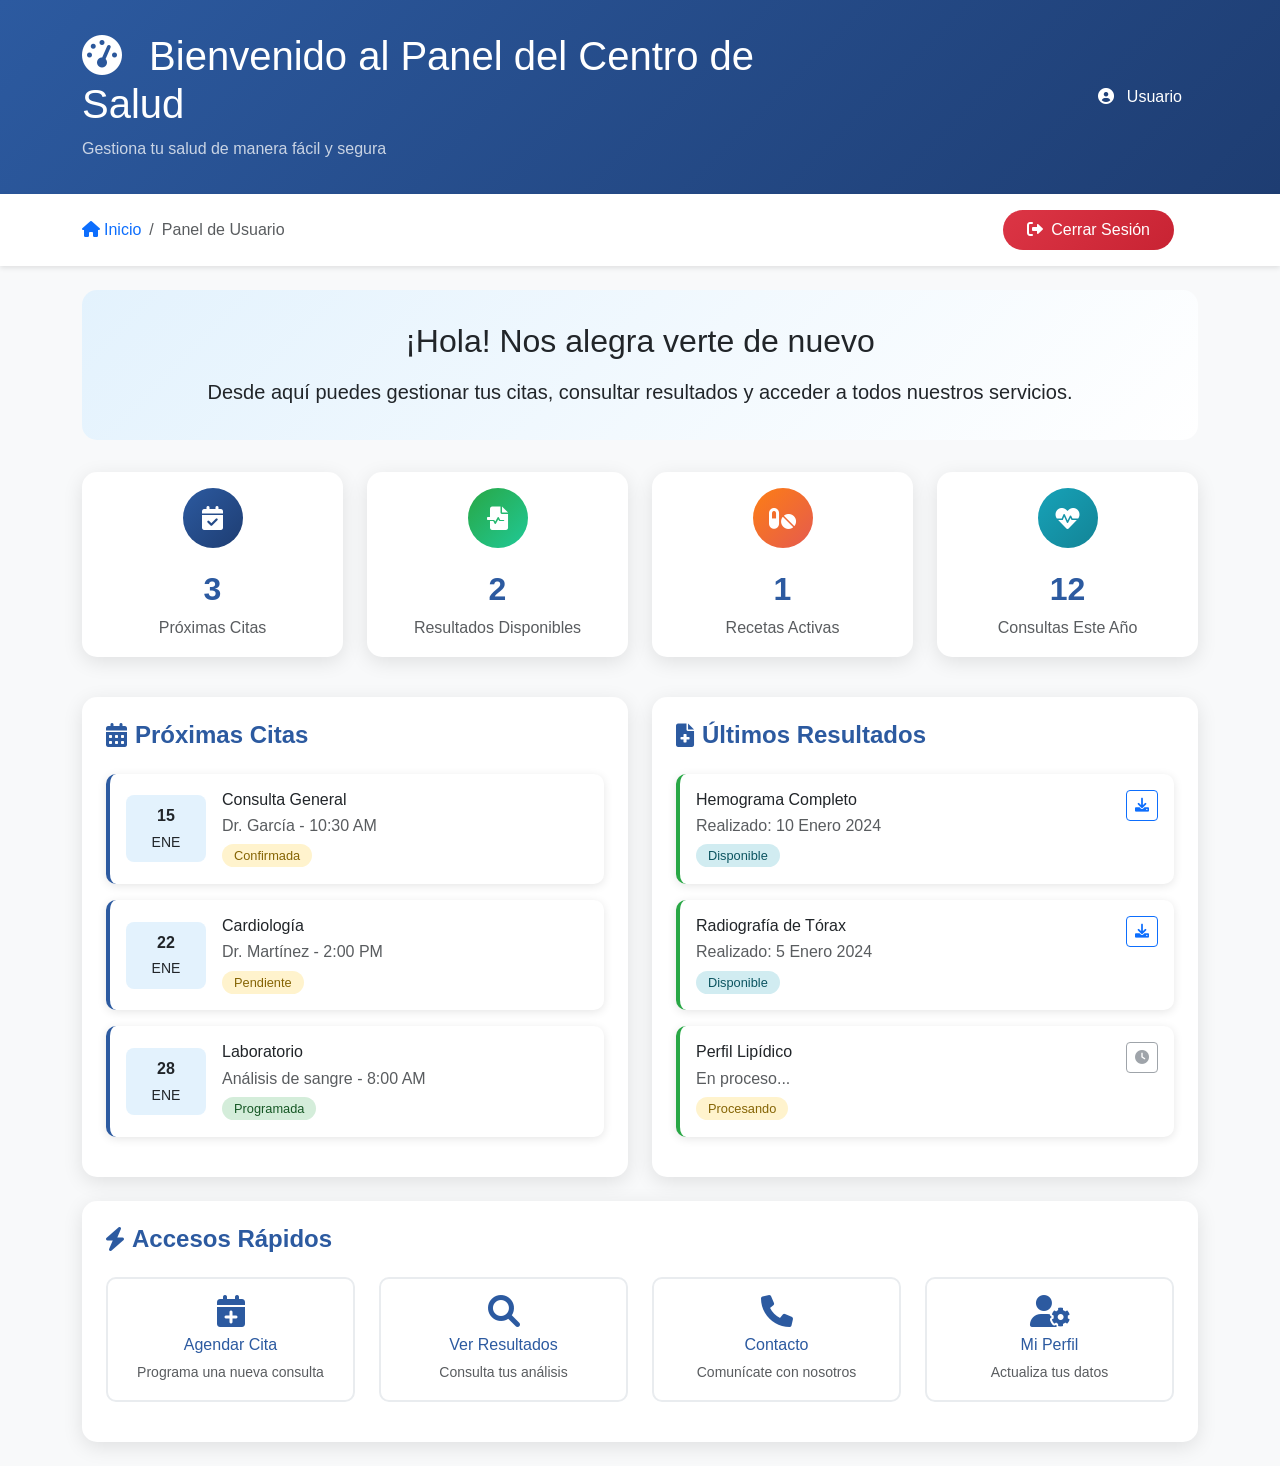
<file: index.html>
<!DOCTYPE html>
<html lang="es">
<head>
    <meta charset="UTF-8">
    <meta name="viewport" content="width=device-width, initial-scale=1.0">
    <title>Centro de Salud - Panel de Usuario</title>
    <link href="https://cdn.jsdelivr.net/npm/bootstrap@5.3.0/dist/css/bootstrap.min.css" rel="stylesheet">
    <link href="https://cdnjs.cloudflare.com/ajax/libs/font-awesome/6.0.0/css/all.min.css" rel="stylesheet">
    <style>
        :root {
            --primary-blue: #2c5aa0;
            --secondary-blue: #1e3d72;
            --light-blue: #e3f2fd;
            --success-green: #28a745;
            --warning-orange: #fd7e14;
            --info-cyan: #17a2b8;
        }

        body {
            font-family: 'Segoe UI', Tahoma, Geneva, Verdana, sans-serif;
            background-color: #f8f9fa;
            line-height: 1.6;
        }

        .header-dashboard {
            background: linear-gradient(135deg, var(--primary-blue), var(--secondary-blue));
            color: white;
            padding: 2rem 0;
            box-shadow: 0 2px 10px rgba(0,0,0,0.1);
        }

        .navbar-dashboard {
            background-color: white;
            box-shadow: 0 2px 5px rgba(0,0,0,0.1);
            padding: 1rem 0;
        }

        .btn-logout {
            background: linear-gradient(135deg, #dc3545, #c82333);
            border: none;
            border-radius: 20px;
            padding: 0.5rem 1.5rem;
            color: white;
            font-weight: 500;
            transition: all 0.3s ease;
        }

        .btn-logout:hover {
            transform: translateY(-2px);
            box-shadow: 0 5px 15px rgba(220, 53, 69, 0.4);
            color: white;
        }

        .dashboard-card {
            background: white;
            border-radius: 15px;
            box-shadow: 0 5px 20px rgba(0,0,0,0.1);
            transition: transform 0.3s ease, box-shadow 0.3s ease;
            border: none;
            height: 100%;
        }

        .dashboard-card:hover {
            transform: translateY(-5px);
            box-shadow: 0 10px 30px rgba(0,0,0,0.15);
        }

        .card-icon {
            width: 60px;
            height: 60px;
            border-radius: 50%;
            display: flex;
            align-items: center;
            justify-content: center;
            font-size: 1.5rem;
            color: white;
            margin-bottom: 1rem;
        }

        .icon-blue { background: linear-gradient(135deg, var(--primary-blue), var(--secondary-blue)); }
        .icon-green { background: linear-gradient(135deg, var(--success-green), #20c997); }
        .icon-orange { background: linear-gradient(135deg, var(--warning-orange), #e55a4f); }
        .icon-cyan { background: linear-gradient(135deg, var(--info-cyan), #138496); }

        .stat-number {
            font-size: 2rem;
            font-weight: bold;
            color: var(--primary-blue);
        }

        .quick-action-btn {
            border-radius: 10px;
            padding: 1rem;
            border: 2px solid #e9ecef;
            background: white;
            transition: all 0.3s ease;
            text-decoration: none;
            color: var(--primary-blue);
            display: block;
            height: 100%;
        }

        .quick-action-btn:hover {
            border-color: var(--primary-blue);
            background: var(--light-blue);
            color: var(--secondary-blue);
            transform: translateY(-3px);
        }

        .appointment-item {
            background: white;
            border-radius: 10px;
            padding: 1rem;
            margin-bottom: 1rem;
            border-left: 4px solid var(--primary-blue);
            box-shadow: 0 2px 10px rgba(0,0,0,0.1);
        }

        .appointment-date {
            background: var(--light-blue);
            border-radius: 8px;
            padding: 0.5rem;
            text-align: center;
            min-width: 80px;
        }

        .result-item {
            background: white;
            border-radius: 10px;
            padding: 1rem;
            margin-bottom: 1rem;
            border-left: 4px solid var(--success-green);
            box-shadow: 0 2px 10px rgba(0,0,0,0.1);
        }

        .status-badge {
            padding: 0.25rem 0.75rem;
            border-radius: 15px;
            font-size: 0.8rem;
            font-weight: 500;
        }

        .status-pending { background-color: #fff3cd; color: #856404; }
        .status-completed { background-color: #d4edda; color: #155724; }
        .status-available { background-color: #d1ecf1; color: #0c5460; }

        .welcome-section {
            background: linear-gradient(135deg, var(--light-blue), #ffffff);
            border-radius: 15px;
            padding: 2rem;
            margin-bottom: 2rem;
            text-align: center;
        }

        .section-title {
            color: var(--primary-blue);
            font-weight: 600;
            margin-bottom: 1.5rem;
            display: flex;
            align-items: center;
        }

        .section-title i {
            margin-right: 0.5rem;
        }

        @media (max-width: 768px) {
            .header-dashboard {
                padding: 1rem 0;
            }
            
            .dashboard-card {
                margin-bottom: 1rem;
            }
        }
    </style>
</head>
<body>
    <!-- Header -->
    <header class="header-dashboard">
        <div class="container">
            <div class="row align-items-center">
                <div class="col-md-8">
                    <h1 class="mb-0">
                        <i class="fas fa-tachometer-alt me-3"></i>
                        Bienvenido al Panel del Centro de Salud
                    </h1>
                    <p class="mb-0 mt-2 opacity-75">Gestiona tu salud de manera fácil y segura</p>
                </div>
                <div class="col-md-4 text-md-end mt-3 mt-md-0">
                    <span class="me-3">
                        <i class="fas fa-user-circle me-2"></i>
                        <span id="userName">Usuario</span>
                    </span>
                </div>
            </div>
        </div>
    </header>

    <!-- Navbar -->
    <nav class="navbar-dashboard">
        <div class="container">
            <div class="row w-100 align-items-center">
                <div class="col-md-8">
                    <nav aria-label="breadcrumb">
                        <ol class="breadcrumb mb-0">
                            <li class="breadcrumb-item">
                                <a href="index.html" class="text-decoration-none">
                                    <i class="fas fa-home me-1"></i>Inicio
                                </a>
                            </li>
                            <li class="breadcrumb-item active">Panel de Usuario</li>
                        </ol>
                    </nav>
                </div>
                <div class="col-md-4 text-md-end">
                    <button class="btn btn-logout" onclick="logout()">
                        <i class="fas fa-sign-out-alt me-2"></i>Cerrar Sesión
                    </button>
                </div>
            </div>
        </div>
    </nav>

    <!-- Main Content -->
    <div class="container my-4">
        <!-- Welcome Section -->
        <div class="welcome-section">
            <h2 class="mb-3">¡Hola! Nos alegra verte de nuevo</h2>
            <p class="lead mb-0">Desde aquí puedes gestionar tus citas, consultar resultados y acceder a todos nuestros servicios.</p>
        </div>

        <!-- Stats Cards -->
        <div class="row mb-4">
            <div class="col-lg-3 col-md-6 mb-3">
                <div class="dashboard-card p-3 text-center">
                    <div class="card-icon icon-blue mx-auto">
                        <i class="fas fa-calendar-check"></i>
                    </div>
                    <div class="stat-number">3</div>
                    <p class="mb-0 text-muted">Próximas Citas</p>
                </div>
            </div>
            <div class="col-lg-3 col-md-6 mb-3">
                <div class="dashboard-card p-3 text-center">
                    <div class="card-icon icon-green mx-auto">
                        <i class="fas fa-file-medical-alt"></i>
                    </div>
                    <div class="stat-number">2</div>
                    <p class="mb-0 text-muted">Resultados Disponibles</p>
                </div>
            </div>
            <div class="col-lg-3 col-md-6 mb-3">
                <div class="dashboard-card p-3 text-center">
                    <div class="card-icon icon-orange mx-auto">
                        <i class="fas fa-pills"></i>
                    </div>
                    <div class="stat-number">1</div>
                    <p class="mb-0 text-muted">Recetas Activas</p>
                </div>
            </div>
            <div class="col-lg-3 col-md-6 mb-3">
                <div class="dashboard-card p-3 text-center">
                    <div class="card-icon icon-cyan mx-auto">
                        <i class="fas fa-heartbeat"></i>
                    </div>
                    <div class="stat-number">12</div>
                    <p class="mb-0 text-muted">Consultas Este Año</p>
                </div>
            </div>
        </div>

        <!-- Main Dashboard Content -->
        <div class="row">
            <!-- Próximas Citas -->
            <div class="col-lg-6 mb-4">
                <div class="dashboard-card p-4">
                    <h4 class="section-title">
                        <i class="fas fa-calendar-alt"></i>
                        Próximas Citas
                    </h4>
                    
                    <div class="appointment-item">
                        <div class="d-flex align-items-center">
                            <div class="appointment-date me-3">
                                <div class="fw-bold">15</div>
                                <small>ENE</small>
                            </div>
                            <div class="flex-grow-1">
                                <h6 class="mb-1">Consulta General</h6>
                                <p class="mb-1 text-muted">Dr. García - 10:30 AM</p>
                                <span class="status-badge status-pending">Confirmada</span>
                            </div>
                        </div>
                    </div>
                    
                    <div class="appointment-item">
                        <div class="d-flex align-items-center">
                            <div class="appointment-date me-3">
                                <div class="fw-bold">22</div>
                                <small>ENE</small>
                            </div>
                            <div class="flex-grow-1">
                                <h6 class="mb-1">Cardiología</h6>
                                <p class="mb-1 text-muted">Dr. Martínez - 2:00 PM</p>
                                <span class="status-badge status-pending">Pendiente</span>
                            </div>
                        </div>
                    </div>
                    
                    <div class="appointment-item">
                        <div class="d-flex align-items-center">
                            <div class="appointment-date me-3">
                                <div class="fw-bold">28</div>
                                <small>ENE</small>
                            </div>
                            <div class="flex-grow-1">
                                <h6 class="mb-1">Laboratorio</h6>
                                <p class="mb-1 text-muted">Análisis de sangre - 8:00 AM</p>
                                <span class="status-badge status-completed">Programada</span>
                            </div>
                        </div>
                    </div>
                </div>
            </div>

            <!-- Últimos Resultados -->
            <div class="col-lg-6 mb-4">
                <div class="dashboard-card p-4">
                    <h4 class="section-title">
                        <i class="fas fa-file-medical"></i>
                        Últimos Resultados
                    </h4>
                    
                    <div class="result-item">
                        <div class="d-flex justify-content-between align-items-start">
                            <div>
                                <h6 class="mb-1">Hemograma Completo</h6>
                                <p class="mb-1 text-muted">Realizado: 10 Enero 2024</p>
                                <span class="status-badge status-available">Disponible</span>
                            </div>
                            <button class="btn btn-sm btn-outline-primary">
                                <i class="fas fa-download"></i>
                            </button>
                        </div>
                    </div>
                    
                    <div class="result-item">
                        <div class="d-flex justify-content-between align-items-start">
                            <div>
                                <h6 class="mb-1">Radiografía de Tórax</h6>
                                <p class="mb-1 text-muted">Realizado: 5 Enero 2024</p>
                                <span class="status-badge status-available">Disponible</span>
                            </div>
                            <button class="btn btn-sm btn-outline-primary">
                                <i class="fas fa-download"></i>
                            </button>
                        </div>
                    </div>
                    
                    <div class="result-item">
                        <div class="d-flex justify-content-between align-items-start">
                            <div>
                                <h6 class="mb-1">Perfil Lipídico</h6>
                                <p class="mb-1 text-muted">En proceso...</p>
                                <span class="status-badge status-pending">Procesando</span>
                            </div>
                            <button class="btn btn-sm btn-outline-secondary" disabled>
                                <i class="fas fa-clock"></i>
                            </button>
                        </div>
                    </div>
                </div>
            </div>
        </div>

        <!-- Accesos Rápidos -->
        <div class="row">
            <div class="col-12">
                <div class="dashboard-card p-4">
                    <h4 class="section-title">
                        <i class="fas fa-bolt"></i>
                        Accesos Rápidos
                    </h4>
                    
                    <div class="row">
                        <div class="col-lg-3 col-md-6 mb-3">
                            <a href="#" class="quick-action-btn" onclick="showAgendarCita()">
                                <div class="text-center">
                                    <i class="fas fa-calendar-plus fa-2x mb-2"></i>
                                    <h6 class="mb-1">Agendar Cita</h6>
                                    <small class="text-muted">Programa una nueva consulta</small>
                                </div>
                            </a>
                        </div>
                        
                        <div class="col-lg-3 col-md-6 mb-3">
                            <a href="#" class="quick-action-btn" onclick="showResultados()">
                                <div class="text-center">
                                    <i class="fas fa-search fa-2x mb-2"></i>
                                    <h6 class="mb-1">Ver Resultados</h6>
                                    <small class="text-muted">Consulta tus análisis</small>
                                </div>
                            </a>
                        </div>
                        
                        <div class="col-lg-3 col-md-6 mb-3">
                            <a href="#" class="quick-action-btn" onclick="showContacto()">
                                <div class="text-center">
                                    <i class="fas fa-phone fa-2x mb-2"></i>
                                    <h6 class="mb-1">Contacto</h6>
                                    <small class="text-muted">Comunícate con nosotros</small>
                                </div>
                            </a>
                        </div>
                        
                        <div class="col-lg-3 col-md-6 mb-3">
                            <a href="#" class="quick-action-btn" onclick="showPerfil()">
                                <div class="text-center">
                                    <i class="fas fa-user-cog fa-2x mb-2"></i>
                                    <h6 class="mb-1">Mi Perfil</h6>
                                    <small class="text-muted">Actualiza tus datos</small>
                                </div>
                            </a>
                        </div>
                    </div>
                </div>
            </div>
        </div>
    </div>

    <script src="https://cdn.jsdelivr.net/npm/bootstrap@5.3.0/dist/js/bootstrap.bundle.min.js"></script>
    <script>
        // Función para cerrar sesión
        function logout() {
            if (confirm('¿Estás seguro de que deseas cerrar sesión?')) {
                alert('Sesión cerrada exitosamente. ¡Hasta pronto!');
                window.location.href = 'login.html';
            }
        }

        // Funciones para accesos rápidos
        function showAgendarCita() {
            alert('Redirigiendo a la sección de agendar citas...');
            window.location.href = 'index.html#citas';
        }

        function showResultados() {
            alert('Consultando resultados disponibles...');
            // Simular carga de resultados
            setTimeout(() => {
                alert('Mostrando resultados médicos más recientes.');
            }, 1000);
        }

        function showContacto() {
            alert('Redirigiendo a información de contacto...');
            window.location.href = 'index.html#contacto';
        }

        function showPerfil() {
            alert('Abriendo configuración de perfil...');
            // Simular apertura de modal de perfil
            setTimeout(() => {
                alert('Aquí podrías actualizar tu información personal, cambiar contraseña, etc.');
            }, 500);
        }

        // Establecer nombre de usuario dinámicamente
        window.addEventListener('load', function() {
            const userName = localStorage.getItem('userName') || 'Usuario';
            document.getElementById('userName').textContent = userName;
            
            // Animación de entrada para las tarjetas
            const cards = document.querySelectorAll('.dashboard-card');
            cards.forEach((card, index) => {
                card.style.opacity = '0';
                card.style.transform = 'translateY(20px)';
                card.style.transition = 'all 0.5s ease';
                
                setTimeout(() => {
                    card.style.opacity = '1';
                    card.style.transform = 'translateY(0)';
                }, index * 100);
            });
        });

        // Actualizar fecha y hora en tiempo real
        function updateDateTime() {
            const now = new Date();
            const options = { 
                weekday: 'long', 
                year: 'numeric', 
                month: 'long', 
                day: 'numeric',
                hour: '2-digit',
                minute: '2-digit'
            };
            const dateTimeString = now.toLocaleDateString('es-ES', options);
            
            // Si existe un elemento para mostrar fecha/hora
            const dateTimeElement = document.getElementById('currentDateTime');
            if (dateTimeElement) {
                dateTimeElement.textContent = dateTimeString;
            }
        }

        // Actualizar cada minuto
        setInterval(updateDateTime, 60000);
        updateDateTime(); // Llamar inmediatamente

        // Simular notificaciones
        setTimeout(() => {
            if (Math.random() > 0.7) {
                alert('💊 Recordatorio: Tienes una cita programada para mañana a las 10:30 AM');
            }
        }, 3000);
    </script>
</body>
</html>
</file>
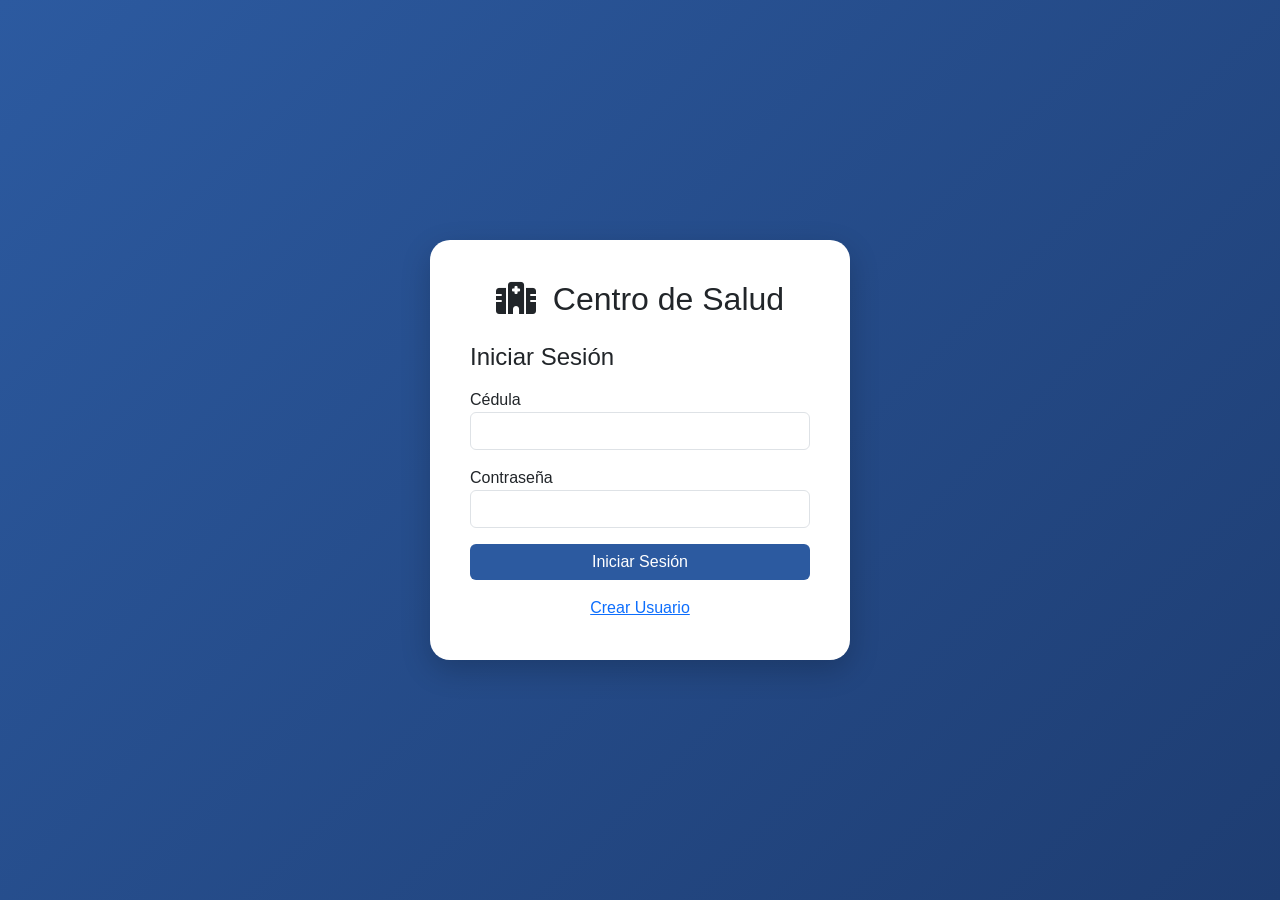
<file: centrodesalud.html>
<!DOCTYPE html>
<html lang="es">
<head>
<meta charset="UTF-8">
<meta name="viewport" content="width=device-width, initial-scale=1.0">

<title>Centro de Salud</title>

<link href="https://cdn.jsdelivr.net/npm/bootstrap@5.3.0/dist/css/bootstrap.min.css" rel="stylesheet">
<link href="https://cdnjs.cloudflare.com/ajax/libs/font-awesome/6.0.0/css/all.min.css" rel="stylesheet">

<style>

:root{
    --primary-blue:#2c5aa0;
    --secondary-blue:#1e3d72;
    --light-blue:#e3f2fd;
}

body{
    font-family:'Segoe UI',sans-serif;
    background:#f5f7fa;
}

/* LOGIN */

#authSection{
    min-height:100vh;
    display:flex;
    justify-content:center;
    align-items:center;
    background:linear-gradient(135deg,var(--primary-blue),var(--secondary-blue));
}

.auth-card{
    background:white;
    width:100%;
    max-width:420px;
    border-radius:20px;
    padding:40px;
    box-shadow:0 10px 30px rgba(0,0,0,.2);
}

.btn-main{
    background:var(--primary-blue);
    color:white;
    border:none;
}

.btn-main:hover{
    background:var(--secondary-blue);
    color:white;
}

/* DASHBOARD */

#dashboardSection{
    display:none;
}

.header-dashboard{
    background:linear-gradient(135deg,var(--primary-blue),var(--secondary-blue));
    color:white;
    padding:2rem 0;
}

.dashboard-card{
    background:white;
    border-radius:15px;
    padding:20px;
    box-shadow:0 5px 20px rgba(0,0,0,.1);
    margin-bottom:20px;
}

.card-icon{
    width:60px;
    height:60px;
    border-radius:50%;
    background:linear-gradient(135deg,var(--primary-blue),var(--secondary-blue));
    display:flex;
    align-items:center;
    justify-content:center;
    color:white;
    margin:auto;
    margin-bottom:15px;
    font-size:1.5rem;
}

.stat-number{
    font-size:2rem;
    font-weight:bold;
    color:var(--primary-blue);
}

.quick-btn{
    display:block;
    text-align:center;
    padding:20px;
    border-radius:15px;
    border:2px solid #eee;
    text-decoration:none;
    color:var(--primary-blue);
    transition:.3s;
}

.quick-btn:hover{
    background:var(--light-blue);
    transform:translateY(-5px);
}

.appointment-item{
    background:white;
    border-left:4px solid var(--primary-blue);
    padding:15px;
    border-radius:10px;
    margin-bottom:15px;
}

.status{
    background:#d4edda;
    color:#155724;
    padding:5px 10px;
    border-radius:15px;
    font-size:12px;
}

.hidden{
    display:none;
}

/* PERFIL */

.profile-container{
    background:#f8f9fa;
    border-radius:20px;
    padding:25px;
    box-shadow:0 5px 20px rgba(0,0,0,.1);
}

.profile-box{
    background:white;
    border-radius:15px;
    padding:20px;
    border:1px solid #ddd;
    height:100%;
}

.profile-title{
    background:linear-gradient(135deg,#1d5d99,#0b3c5d);
    color:white;
    padding:12px;
    border-radius:12px;
    font-weight:bold;
    margin-bottom:20px;
}

.orange-btn{
    background:#ff9800;
    color:white;
    border:none;
    width:100%;
    padding:10px;
    border-radius:20px;
    margin-top:10px;
}

.blue-btn{
    background:#1d5d99;
    color:white;
    border:none;
    width:100%;
    padding:10px;
    border-radius:20px;
    margin-top:10px;
}

.red-btn{
    background:#dc3545;
    color:white;
    border:none;
    width:100%;
    padding:10px;
    border-radius:20px;
    margin-top:10px;
}

.footer-info{
    text-align:center;
    margin-top:20px;
    font-size:14px;
    color:#555;
}

</style>
</head>

<body>

<!-- LOGIN -->

<section id="authSection">

<div class="auth-card">

<h2 class="text-center mb-4">
<i class="fas fa-hospital me-2"></i>
Centro de Salud
</h2>

<div id="loginBox">

<h4 class="mb-3">Iniciar Sesión</h4>

<form id="loginForm">

<div class="mb-3">
<label>Cédula</label>
<input type="text" class="form-control" id="loginCedula" required>
</div>

<div class="mb-3">
<label>Contraseña</label>
<input type="password" class="form-control" id="loginPassword" required>
</div>

<button class="btn btn-main w-100">
Iniciar Sesión
</button>

</form>

<div class="text-center mt-3">

<a href="#" onclick="mostrarRegistro()">
Crear Usuario
</a>

</div>

</div>

<!-- REGISTRO -->

<div id="registerBox" class="hidden">

<h4 class="mb-3">Crear Usuario</h4>

<form id="registerForm">

<div class="mb-3">
<label>Nombre Completo</label>
<input type="text" class="form-control" id="nombreRegistro" required>
</div>

<div class="mb-3">
<label>Cédula</label>
<input type="text" class="form-control" id="cedulaRegistro" required>
</div>

<div class="mb-3">
<label>Contraseña</label>
<input type="password" class="form-control" id="passwordRegistro" required>
</div>

<button class="btn btn-main w-100">
Registrar Usuario
</button>

</form>

<div class="text-center mt-3">

<a href="#" onclick="mostrarLogin()">
Volver al Login
</a>

</div>

</div>

</div>

</section>

<!-- DASHBOARD -->

<section id="dashboardSection">

<header class="header-dashboard">

<div class="container">

<div class="d-flex justify-content-between align-items-center">

<div>

<h2>
<i class="fas fa-user-circle me-2"></i>
Bienvenido
</h2>

<p id="usuarioActual"></p>

</div>

<button class="btn btn-danger" onclick="logout()">

<i class="fas fa-sign-out-alt me-2"></i>
Cerrar Sesión

</button>

</div>

</div>

</header>

<div class="container my-4">

<div class="row">

<div class="col-md-3">

<div class="dashboard-card text-center">

<div class="card-icon">
<i class="fas fa-calendar-check"></i>
</div>

<div class="stat-number" id="totalCitas">0</div>

<p>Citas</p>

</div>

</div>

<div class="col-md-9">

<div class="dashboard-card">

<h4 class="mb-4">
<i class="fas fa-calendar-alt me-2"></i>
Próximas Citas
</h4>

<div id="listaCitas"></div>

</div>

</div>

</div>

<div class="dashboard-card">

<h4 class="mb-4">
<i class="fas fa-bolt me-2"></i>
Accesos Rápidos
</h4>

<div class="row">

<div class="col-md-4 mb-3">

<a href="#" class="quick-btn" onclick="abrirModalCita()">

<i class="fas fa-calendar-plus fa-2x mb-2"></i>

<h5>Agendar Cita</h5>

</a>

</div>

<div class="col-md-4 mb-3">

<a href="#" class="quick-btn" onclick="verPerfil()">

<i class="fas fa-user fa-2x mb-2"></i>

<h5>Mi Perfil</h5>

</a>

</div>

<div class="col-md-4 mb-3">

<a href="#" class="quick-btn" onclick="verResultados()">

<i class="fas fa-file-medical fa-2x mb-2"></i>

<h5>Resultados</h5>

</a>

</div>

</div>

</div>

<!-- PERFIL -->

<div id="perfilSection" class="profile-container hidden">

<div class="row">

<!-- INFORMACION -->

<div class="col-md-6 mb-4">

<div class="profile-box">

<div class="profile-title">
<i class="fas fa-user me-2"></i>
MI INFORMACIÓN PERSONAL
</div>

<div class="mb-2">
<label>Nombre Completo</label>
<input type="text" class="form-control" id="perfilNombre">
</div>

<div class="mb-2">
<label>Identificación</label>
<input type="text" class="form-control" id="perfilCedula">
</div>

<div class="mb-2">
<label>Teléfono</label>
<input type="text" class="form-control" placeholder="Ej: +57 312 345 6789">
</div>

<div class="mb-2">
<label>Dirección</label>
<input type="text" class="form-control" placeholder="Ej: Calle 10, Popayán">
</div>

<div class="mb-2">
<label>Correo Electrónico</label>
<input type="email" class="form-control" placeholder="Ej: usuario@email.com">
</div>

<button class="orange-btn">
ACTUALIZAR DATOS
</button>

<button class="blue-btn">
RESTAURAR CAMBIOS
</button>

</div>

</div>

<!-- SEGURIDAD -->

<div class="col-md-6 mb-4">

<div class="profile-box">

<div class="profile-title">
<i class="fas fa-lock me-2"></i>
AJUSTES DE SEGURIDAD Y ACCESO
</div>

<h5>Seguridad</h5>

<div class="row">

<div class="col-md-4">
<input type="password" class="form-control" placeholder="Actual">
</div>

<div class="col-md-4">
<input type="password" class="form-control" placeholder="Nueva">
</div>

<div class="col-md-4">
<input type="password" class="form-control" placeholder="Confirmar">
</div>

</div>

<button class="blue-btn">
GUARDAR CONTRASEÑA
</button>

<h5 class="mt-4">Preferencias</h5>

<div class="form-check">
<input class="form-check-input" type="checkbox" checked>
<label class="form-check-label">
Habilitar Notificaciones por Correo
</label>
</div>

<div class="form-check">
<input class="form-check-input" type="checkbox">
<label class="form-check-label">
Recordatorio de Citas por SMS
</label>
</div>

<div class="form-check">
<input class="form-check-input" type="checkbox">
<label class="form-check-label">
Cambio de Contraseña Requerido
</label>
</div>

<button class="red-btn">
RESTAURAR TODAS LAS CONFIGURACIONES
</button>

<div class="footer-info">

Última Actualización: 12/12/2025 - 09:15 AM

</div>

</div>

</div>

</div>

<div class="footer-info">

Servicio 24/7 |
Acceso Seguro <i class="fas fa-lock text-success"></i>

</div>

</div>

</div>

</section>

<!-- MODAL -->

<div class="modal fade" id="modalCita">

<div class="modal-dialog">

<div class="modal-content">

<div class="modal-header bg-primary text-white">

<h5 class="modal-title">
Agendar Nueva Cita
</h5>

<button class="btn-close btn-close-white" data-bs-dismiss="modal"></button>

</div>

<div class="modal-body">

<form id="citaForm">

<div class="mb-3">

<label>Especialidad</label>

<select class="form-control" id="especialidad" required onchange="mostrarHorarios()">

<option value="">Seleccione</option>
<option value="Medicina General">Medicina General</option>
<option value="Cardiología">Cardiología</option>
<option value="Pediatría">Pediatría</option>
<option value="Odontología">Odontología</option>

</select>

</div>

<div class="mb-3">

<label>Fecha</label>

<input type="date" class="form-control" id="fecha" required>

</div>

<div class="mb-3">

<label>Horarios Disponibles</label>

<select class="form-control" id="hora" required>

<option value="">Seleccione una especialidad primero</option>

</select>

</div>

<button class="btn btn-primary w-100">
Guardar Cita
</button>

</form>

</div>

</div>

</div>

</div>

<script src="https://cdn.jsdelivr.net/npm/bootstrap@5.3.0/dist/js/bootstrap.bundle.min.js"></script>

<script>

/* MOSTRAR REGISTRO */

function mostrarRegistro(){

    document.getElementById('loginBox').classList.add('hidden');
    document.getElementById('registerBox').classList.remove('hidden');

}

/* MOSTRAR LOGIN */

function mostrarLogin(){

    document.getElementById('registerBox').classList.add('hidden');
    document.getElementById('loginBox').classList.remove('hidden');

}

/* REGISTRO */

document.getElementById('registerForm').addEventListener('submit', function(e){

    e.preventDefault();

    const nombre = document.getElementById('nombreRegistro').value;
    const cedula = document.getElementById('cedulaRegistro').value;
    const password = document.getElementById('passwordRegistro').value;

    const usuario = {
        nombre,
        cedula,
        password
    };

    localStorage.setItem('usuarioRegistrado', JSON.stringify(usuario));

    alert('Usuario registrado correctamente');

    mostrarLogin();

});

/* LOGIN */

document.getElementById('loginForm').addEventListener('submit', function(e){

    e.preventDefault();

    const cedula = document.getElementById('loginCedula').value;
    const password = document.getElementById('loginPassword').value;

    const usuario = JSON.parse(localStorage.getItem('usuarioRegistrado'));

    if(!usuario){

        alert('No existe ningún usuario registrado');
        return;

    }

    if(usuario.cedula !== cedula){

        alert('La cédula ingresada no existe');
        return;

    }

    if(usuario.password !== password){

        alert('La contraseña es incorrecta');
        return;

    }

    localStorage.setItem('sesionActiva','true');

    mostrarDashboard();

});

/* DASHBOARD */

function mostrarDashboard(){

    document.getElementById('authSection').style.display='none';
    document.getElementById('dashboardSection').style.display='block';

    const usuario = JSON.parse(localStorage.getItem('usuarioRegistrado'));

    document.getElementById('usuarioActual').textContent =
    usuario.nombre + ' - CC: ' + usuario.cedula;

    document.getElementById('perfilNombre').value = usuario.nombre;
    document.getElementById('perfilCedula').value = usuario.cedula;

    cargarCitas();

}

/* PERFIL */

function verPerfil(){

    document.getElementById('perfilSection').classList.remove('hidden');

}

/* RESULTADOS */

function verResultados(){

    alert('Mostrando resultados médicos disponibles');

}

/* LOGOUT */

function logout(){

    localStorage.removeItem('sesionActiva');

    location.reload();

}

/* HORARIOS */

function mostrarHorarios(){

    const especialidad = document.getElementById('especialidad').value;
    const fecha = document.getElementById('fecha').value;
    const hora = document.getElementById('hora');

    let horarios = [];

    if(especialidad === 'Medicina General'){

        horarios = ['08:00 AM','09:00 AM','10:00 AM','11:00 AM'];

    }

    if(especialidad === 'Cardiología'){

        horarios = ['01:00 PM','02:00 PM','03:00 PM'];

    }

    if(especialidad === 'Pediatría'){

        horarios = ['08:30 AM','09:30 AM','10:30 AM'];

    }

    if(especialidad === 'Odontología'){

        horarios = ['04:00 PM','05:00 PM','06:00 PM'];

    }

    let citas = JSON.parse(localStorage.getItem('citas')) || [];

    let ocupadas = citas
    .filter(c =>
        c.especialidad === especialidad &&
        c.fecha === fecha
    )
    .map(c => c.hora);

    let disponibles = horarios.filter(h => !ocupadas.includes(h));

    hora.innerHTML = '';

    if(disponibles.length === 0){

        hora.innerHTML =
        '<option value="">No hay horarios disponibles</option>';

        return;

    }

    hora.innerHTML = '<option value="">Seleccione</option>';

    disponibles.forEach(h => {

        hora.innerHTML += `
        <option value="${h}">
        ${h}
        </option>
        `;

    });

}

/* CAMBIO FECHA */

document.getElementById('fecha').addEventListener('change', mostrarHorarios);

/* MODAL */

function abrirModalCita(){

    const modal = new bootstrap.Modal(document.getElementById('modalCita'));

    modal.show();

}

/* GUARDAR CITA */

document.getElementById('citaForm').addEventListener('submit', function(e){

    e.preventDefault();

    const especialidad =
    document.getElementById('especialidad').value;

    const fecha =
    document.getElementById('fecha').value;

    const hora =
    document.getElementById('hora').value;

    const cita = {
        especialidad,
        fecha,
        hora
    };

    let citas = JSON.parse(localStorage.getItem('citas')) || [];

    citas.push(cita);

    localStorage.setItem('citas', JSON.stringify(citas));

    cargarCitas();

    bootstrap.Modal.getInstance(document.getElementById('modalCita')).hide();

    document.getElementById('citaForm').reset();

    alert('Cita agendada correctamente');

});

/* CARGAR CITAS */

function cargarCitas(){

    const citas = JSON.parse(localStorage.getItem('citas')) || [];

    document.getElementById('totalCitas').textContent = citas.length;

    const lista = document.getElementById('listaCitas');

    lista.innerHTML = '';

    if(citas.length === 0){

        lista.innerHTML = `
        <div class="alert alert-info">
        No tienes citas registradas
        </div>
        `;

        return;

    }

    citas.forEach((cita,index)=>{

        lista.innerHTML += `

        <div class="appointment-item">

        <div class="d-flex justify-content-between align-items-center">

        <div>

        <h5>${cita.especialidad}</h5>

        <p>
        <i class="fas fa-calendar me-2"></i>
        ${cita.fecha}
        </p>

        <p>
        <i class="fas fa-clock me-2"></i>
        ${cita.hora}
        </p>

        <span class="status">
        Confirmada
        </span>

        </div>

        <button class="btn btn-danger btn-sm"
        onclick="eliminarCita(${index})">

        <i class="fas fa-trash"></i>

        </button>

        </div>

        </div>

        `;

    });

}

/* ELIMINAR */

function eliminarCita(index){

    let citas = JSON.parse(localStorage.getItem('citas')) || [];

    citas.splice(index,1);

    localStorage.setItem('citas', JSON.stringify(citas));

    cargarCitas();

}

/* AUTO LOGIN */

window.onload = function(){

    const sesion = localStorage.getItem('sesionActiva');

    if(sesion){

        mostrarDashboard();

    }

}

</script>

</body>
</html>
</file>
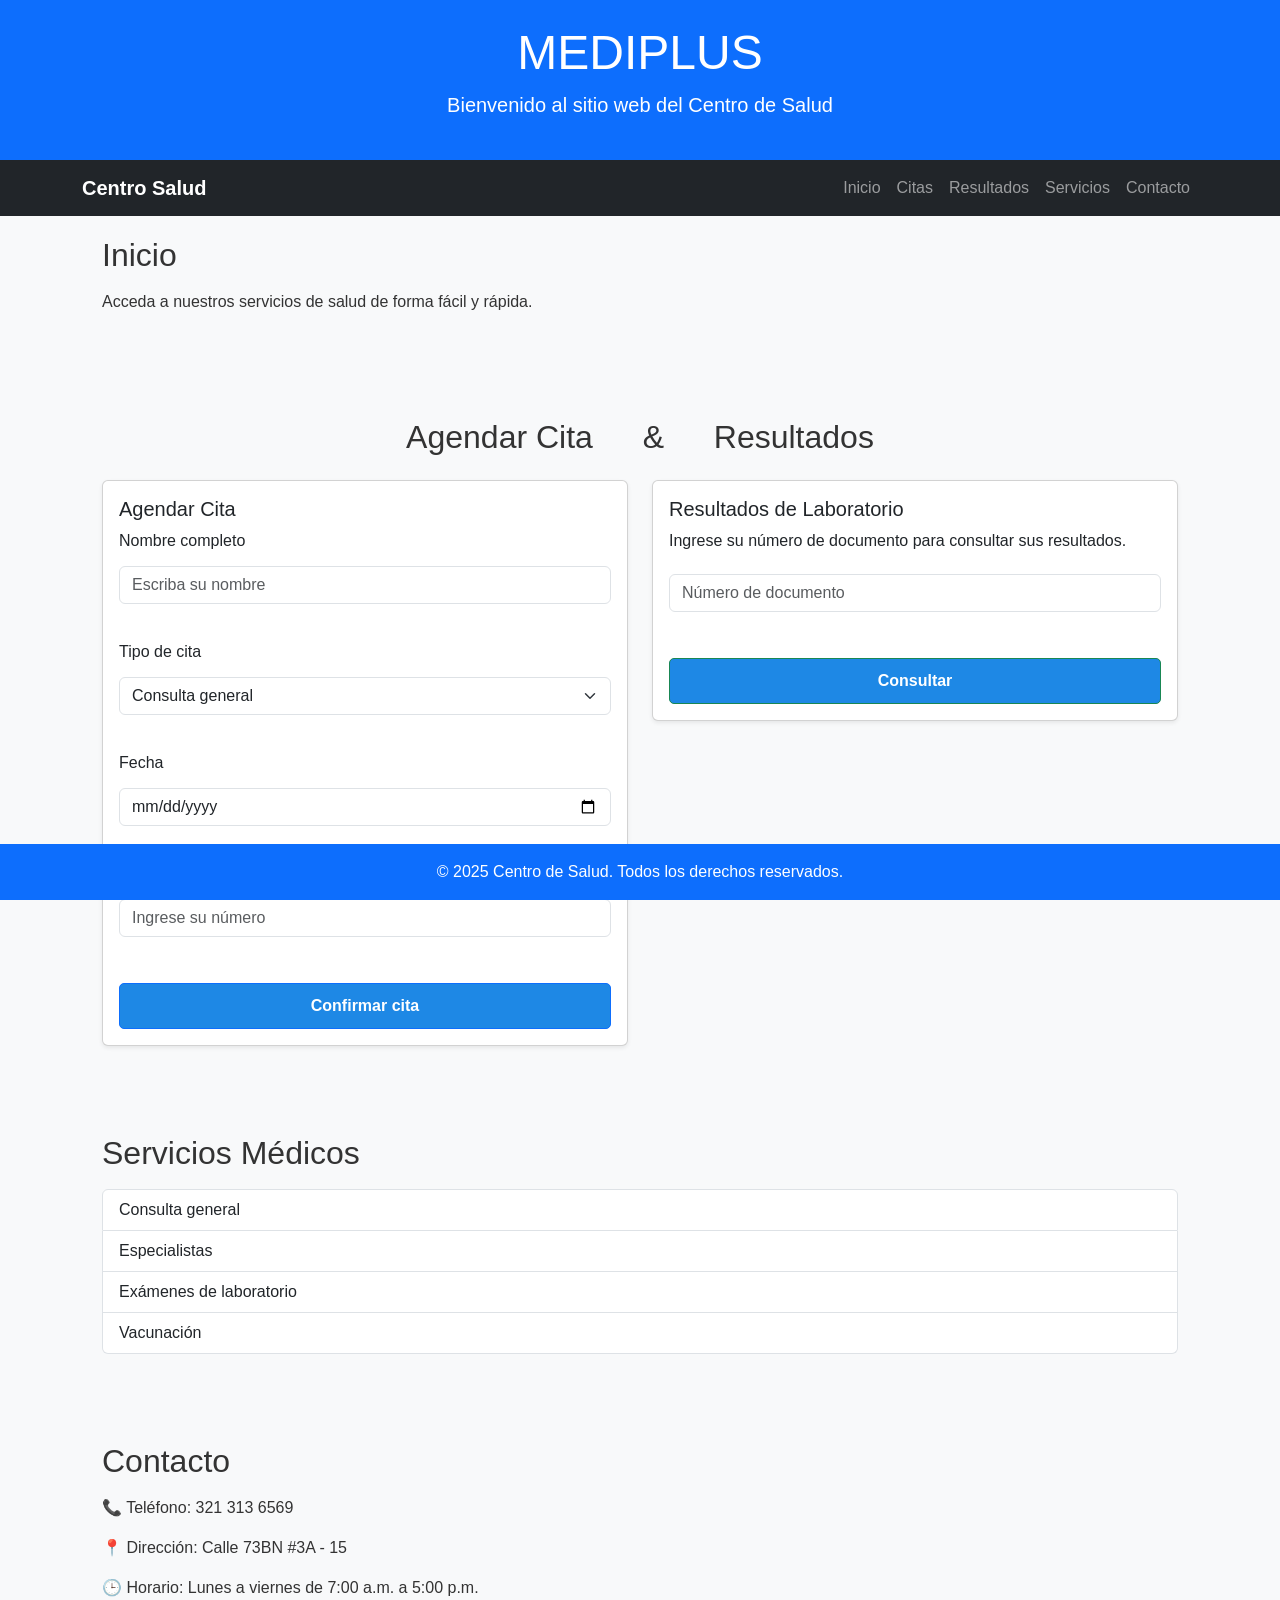
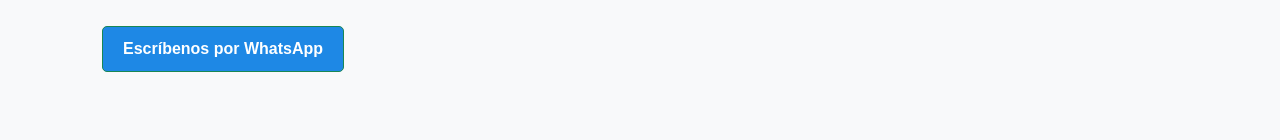
<file: respaldo.html>
<!DOCTYPE html>
<html lang="es">
<head>
  <!-- Metadatos básicos -->
  <meta charset="UTF-8" />
  <meta name="viewport" content="width=device-width, initial-scale=1.0" />
  <title>Centro de Salud</title>

  <!-- Carga de Bootstrap 5 desde CDN -->
  <link href="https://cdn.jsdelivr.net/npm/bootstrap@5.3.2/dist/css/bootstrap.min.css" rel="stylesheet">

  <!-- Hoja de estilos personalizada -->
  <link rel="stylesheet" href="proyecto.css">
</head>
<body class="bg-light">

  <!-- =============================
       HEADER PRINCIPAL
       Barra azul con título y subtítulo centrados
       ============================= -->
  <header class="bg-primary text-white text-center py-4 m-0">
    <!-- Título principal -->
    <h1 class="display-5">MEDIPLUS</h1>
    <!-- Subtítulo / descripción -->
    <p class="lead">Bienvenido al sitio web del Centro de Salud</p>
  </header>

  <!-- =============================
       NAVBAR
       Menú de navegación responsive de Bootstrap
       ============================= -->
  <nav class="navbar navbar-expand-lg navbar-dark bg-dark">
    <div class="container">
      <!-- Logo / marca -->
      <a class="navbar-brand" href="#">Centro Salud</a>
      <!-- Botón hamburguesa para móviles -->
      <button class="navbar-toggler" type="button" data-bs-toggle="collapse" data-bs-target="#navMenu">
        <span class="navbar-toggler-icon"></span>
      </button>
      <!-- Ítems del menú -->
      <div class="collapse navbar-collapse" id="navMenu">
        <ul class="navbar-nav ms-auto">
          <li class="nav-item"><a class="nav-link" href="#inicio">Inicio</a></li>
          <li class="nav-item"><a class="nav-link" href="#formularios">Citas</a></li>
          <li class="nav-item"><a class="nav-link" href="#formularios">Resultados</a></li>
          <li class="nav-item"><a class="nav-link" href="#servicios">Servicios</a></li>
          <li class="nav-item"><a class="nav-link" href="#contacto">Contacto</a></li>
        </ul>
      </div>
    </div>
  </nav>

  <!-- =============================
       CONTENIDO PRINCIPAL
       Envuelto en un container de Bootstrap
       ============================= -->
  <main class="container">

    <!-- ===== SECCIÓN INICIO ===== -->
    <section id="inicio" class="mb-5">
      <!-- Título secundario -->
      <h2 class="mb-3">Inicio</h2>
      <!-- Párrafo descriptivo -->
      <p>Acceda a nuestros servicios de salud de forma fácil y rápida.</p>
    </section>

    <!-- ===== SECCIÓN FORMULARIOS (Citas & Resultados) ===== -->
    <section id="formularios" class="mb-5">
      <!-- Encabezado de sección centrado -->
      <h2 class="mb-4 text-center">Agendar Cita   &amp;   Resultados</h2>

      <!-- Grid de Bootstrap: 2 columnas en pantallas grandes, 1 columna en móviles -->
      <div class="row g-4">

        <!-- Columna 1: Formulario de Agendar Cita -->
        <div class="col-lg-6">
          <div class="card shadow-sm">
            <div class="card-body">
              <!-- Título de tarjeta -->
              <h5 class="card-title">Agendar Cita</h5>
              <!-- Formulario -->
              <form>
                <div class="mb-3">
                  <label class="form-label">Nombre completo</label>
                  <input type="text" class="form-control" placeholder="Escriba su nombre" required>
                </div>
                <div class="mb-3">
                  <label class="form-label">Tipo de cita</label>
                  <select class="form-select">
                    <option>Consulta general</option>
                    <option>Especialista</option>
                    <option>Laboratorio</option>
                  </select>
                </div>
                <div class="mb-3">
                  <label class="form-label">Fecha</label>
                  <input type="date" class="form-control" required>
                </div>
                <div class="mb-3">
                  <label class="form-label">Teléfono de contacto</label>
                  <input type="tel" class="form-control" placeholder="Ingrese su número" required>
                </div>
                <!-- Botón de envío -->
                <button type="submit" class="btn btn-primary w-100">Confirmar cita</button>
              </form>
            </div>
          </div>
        </div>

        <!-- Columna 2: Formulario de Resultados de Laboratorio -->
        <div class="col-lg-6">
          <div class="card shadow-sm">
            <div class="card-body">
              <!-- Título de tarjeta -->
              <h5 class="card-title">Resultados de Laboratorio</h5>
              <!-- Texto informativo -->
              <p class="card-text">Ingrese su número de documento para consultar sus resultados.</p>
              <!-- Formulario -->
              <form>
                <div class="mb-3">
                  <input type="text" class="form-control" placeholder="Número de documento" required>
                </div>
                <!-- Botón de envío -->
                <button type="submit" class="btn btn-success w-100">Consultar</button>
              </form>
            </div>
          </div>
        </div>

      </div>
    </section>

    <!-- ===== SECCIÓN SERVICIOS ===== -->
    <section id="servicios" class="mb-5">
      <h2 class="mb-3">Servicios Médicos</h2>
      <!-- Lista de servicios con List Group de Bootstrap -->
      <ul class="list-group">
        <li class="list-group-item">Consulta general</li>
        <li class="list-group-item">Especialistas</li>
        <li class="list-group-item">Exámenes de laboratorio</li>
        <li class="list-group-item">Vacunación</li>
      </ul>
    </section>

    <!-- ===== SECCIÓN CONTACTO ===== -->
    <section id="contacto" class="mb-5">
      <h2 class="mb-3">Contacto</h2>
      <!-- Información de contacto -->
      <p>📞 Teléfono: 321 313 6569</p>
      <p>📍 Dirección: Calle 73BN #3A - 15</p>
      <p>🕒 Horario: Lunes a viernes de 7:00 a.m. a 5:00 p.m.</p>
      <!-- Enlace a WhatsApp -->
      <a href="https://wa.me/573201234567" class="btn btn-success">
        Escríbenos por WhatsApp
      </a>
    </section>

  </main>

  <!-- =============================
       FOOTER
       Barra inferior fija
       ============================= -->
  <footer class="bg-primary text-white text-center py-3">
    &copy; 2025 Centro de Salud. Todos los derechos reservados.
  </footer>

  <!-- Carga de scripts de Bootstrap -->
  <script src="https://cdn.jsdelivr.net/npm/bootstrap@5.3.2/dist/js/bootstrap.bundle.min.js"></script>
</body>
</html>
</file>
<file: proyecto.css>
/* =====================================================
   PROYECTO.CSS
   Hoja de estilos completa y documentada
   ===================================================== */

/* -----------------------------------------------------
   1. Estilos globales del body
   ----------------------------------------------------- */
   body {
    font-family: Arial, sans-serif; /* Fuente principal */
    margin: 0;                      /* Elimina margenes del navegador */
    padding: 0;                     /* Elimina relleno del navegador */
    background-color: #f2fdfb;      /* Color de fondo muy suave */
    color: #333;                    /* Color de texto oscuro para legibilidad */
  }
  
  /* -----------------------------------------------------
     2. Header principal
     ----------------------------------------------------- */
  header {
    background-color: #1e88e5; /* Azul vibrante */
    color: white;              /* Texto en blanco */
    padding: 20px;             /* Relleno interno */
    text-align: center;        /* Texto centrado */
    margin: 0;                 /* Elimina márgenes adicionales */
  }
  
  /* -----------------------------------------------------
     3. Barra de navegación
     ----------------------------------------------------- */
  nav {
    background-color: #1e88e5;   /* Azul oscuro */
    display: flex;               /* Flexbox para centrar enlaces */
    justify-content: center;     /* Alinea enlaces horizontalmente */
    gap: 20px;                   /* Espacio entre enlaces */
    padding: 10px;               /* Relleno interno */
  }
  
  nav a {
    color: white;               /* Enlaces en blanco */
    text-decoration: none;      /* Sin subrayado */
    font-weight: bold;          /* Texto negrita */
  }
  
  /* -----------------------------------------------------
     4. Secciones generales
     ----------------------------------------------------- */
  section {
    padding: 20px; /* Relleno para separar contenido */
  }
  
  /* -----------------------------------------------------
     5. Footer fijo inferior
     ----------------------------------------------------- */
  footer {
    background-color: #1e88e5; /* Azul vibrante (igual al header) */
    color: white;              /* Texto en blanco */
    text-align: center;        /* Texto centrado */
    padding: 10px;             /* Relleno interno */
    position: fixed;           /* Posición fija */
    width: 100%;               /* Ancho completo */
    bottom: 0;                 /* Pegado al borde inferior */
  }
  
  /* -----------------------------------------------------
     6. Botones genéricos (.btn)
     ----------------------------------------------------- */
  .btn {
    display: inline-block;          /* Para respetar padding y margin */
    background-color: #1e88e5;      /* Verde principal */
    color: white;                   /* Texto blanco */
    padding: 10px 20px;             /* Relleno interno */
    margin-top: 10px;               /* Separación superior */
    text-decoration: none;          /* Sin subrayado */
    border-radius: 5px;             /* Bordes redondeados */
    font-weight: bold;              /* Texto en negrita */
  }
  
  /* -----------------------------------------------------
     7. Estilos básicos para inputs y selects
     ----------------------------------------------------- */
  input, select {
    padding: 8px;         /* Relleno interno */
    margin: 5px 0;        /* Separación vertical */
    width: 100%;          /* Ocupan todo el contenedor */
    font-size: 16px;      /* Tamaño de letra cómodo */
    border: 1px solid #ccc; /* Borde ligero */
    border-radius: 4px;   /* Bordes suaves */
  }
  
  /* Hover para botones .btn (contraste de color) */
  .btn:hover {
    background-color: #1e88e5; /* Azul oscuro al pasar sobre .btn con .btn-primary */
  }
  
  /* -----------------------------------------------------
     8. Contenedor dual de formularios (lado a lado)
     ----------------------------------------------------- */
  .formulario-dual {
    display: flex;              /* Flexbox para columnas */
    justify-content: center;    /* Centrado horizontal */
    align-items: flex-start;    /* Alineación al inicio vertical */
    gap: 40px;                  /* Espacio entre formularios */
    flex-wrap: wrap;            /* Se adaptan en pantallas pequeñas */
    padding: 20px;              /* Relleno interno alrededor */
  }
  
  /* Asegura mismo estilo de caja para ambos formularios */
  .form-container,
  .resultado-form {
    flex: 1 1 400px;            /* Crecen y encogen, ancho base 400px */
    background-color: #f9f9f9;  /* Fondo ligero para destacarlos */
    padding: 20px;              /* Relleno interno */
    border-radius: 8px;         /* Bordes redondeados */
    box-shadow: 0 0 10px rgba(0,0,0,0.1); /* Sombra suave */
    max-width: 500px;           /* Ancho máximo para no desbordar */
    width: 100%;                /* Ocupa todo disponible dentro de max-width */
  }
  
  /* -----------------------------------------------------
     9. Contenedor específico para formulario de cita
     (puede usarse si hace falta centrar solo ese formulario)
     ----------------------------------------------------- */
  .form-container {
    display: flex;
    justify-content: center;
    align-items: center;
    /* padding ya definido arriba en .formulario-dual */
  }
  
  /* -----------------------------------------------------
     10. Estilo interno de <form> general
     ----------------------------------------------------- */
  form {
    display: flex;                 /* Flex para organizar campos */
    flex-direction: column;        /* Campos en columna */
    gap: 15px;                     /* Espacio entre campos */
  }
  
  /* -----------------------------------------------------
     11. Contenedor específico para formulario de resultados
     ----------------------------------------------------- */
  .resultado-form input {
    /* Hereda estilos de input genérico */
  }
  
  /* -----------------------------------------------------
     ¡Fin de proyecto.css!
     ----------------------------------------------------- */
</file>
